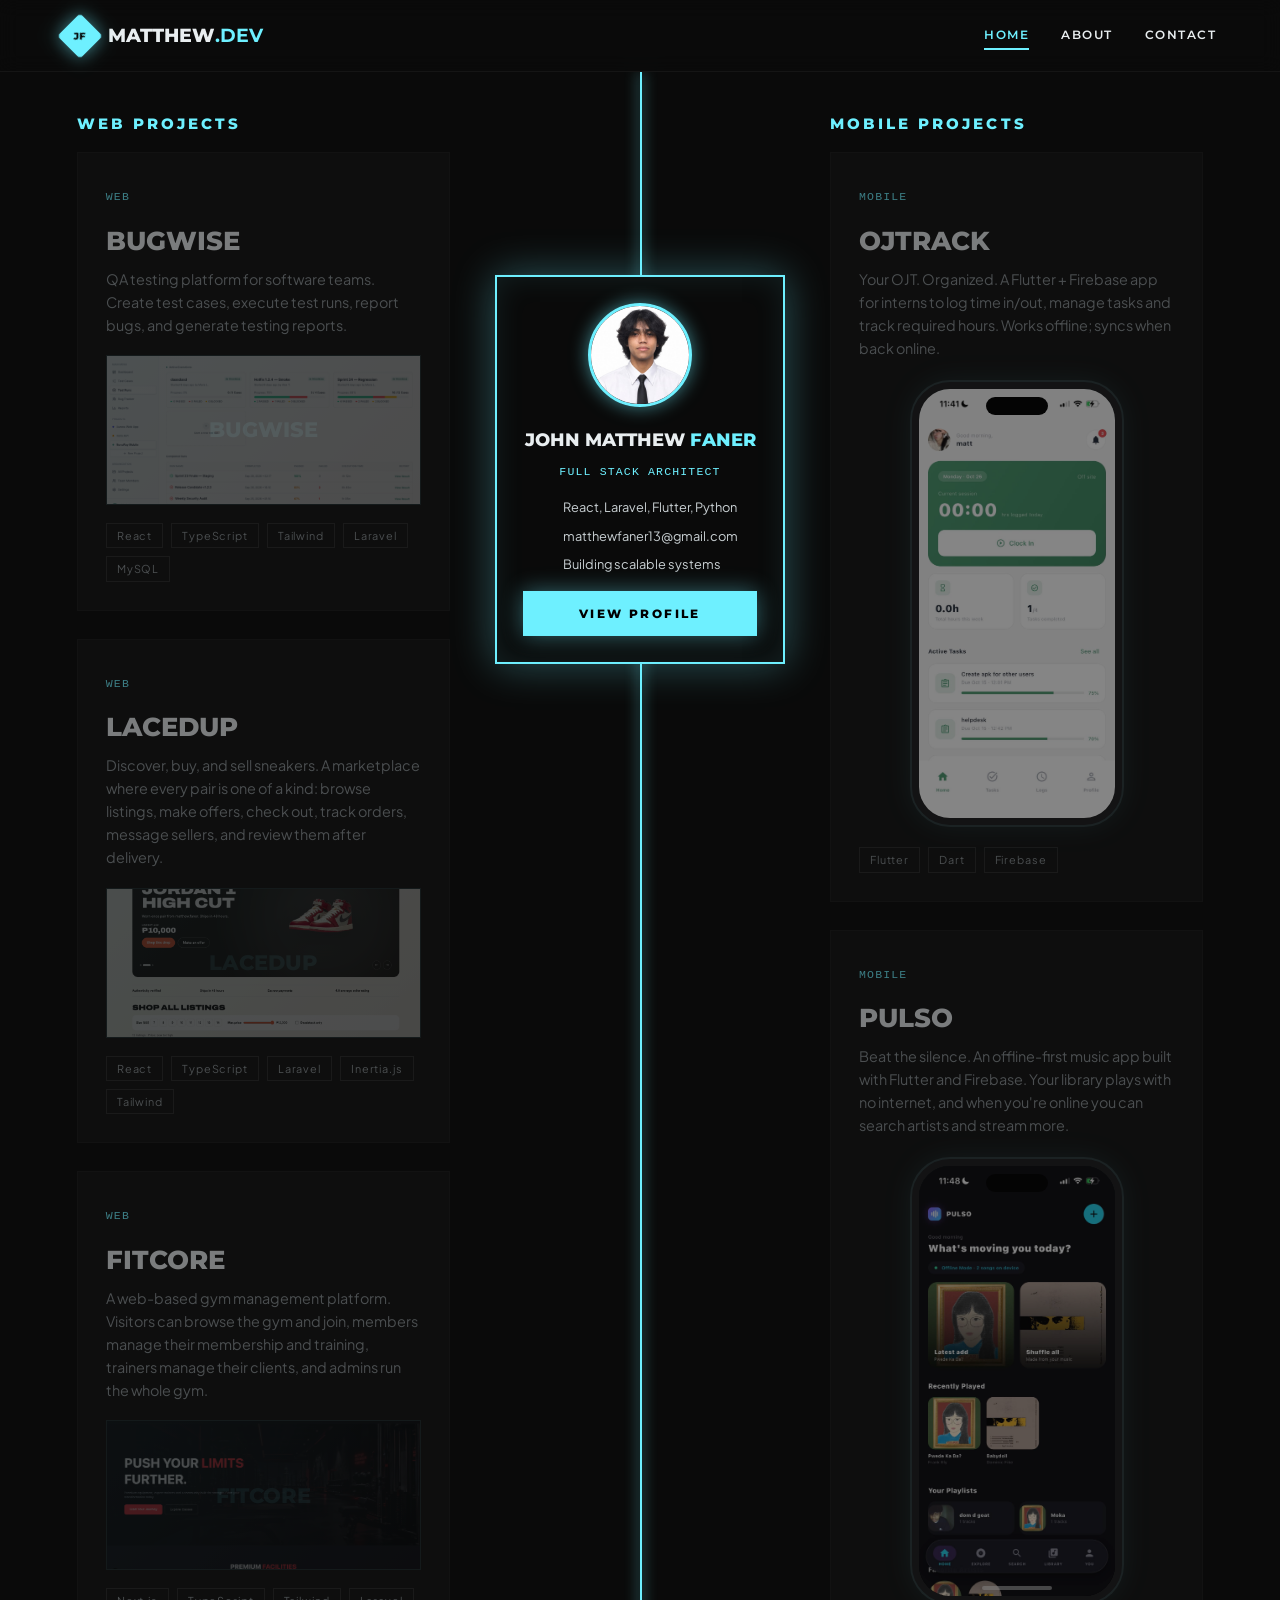
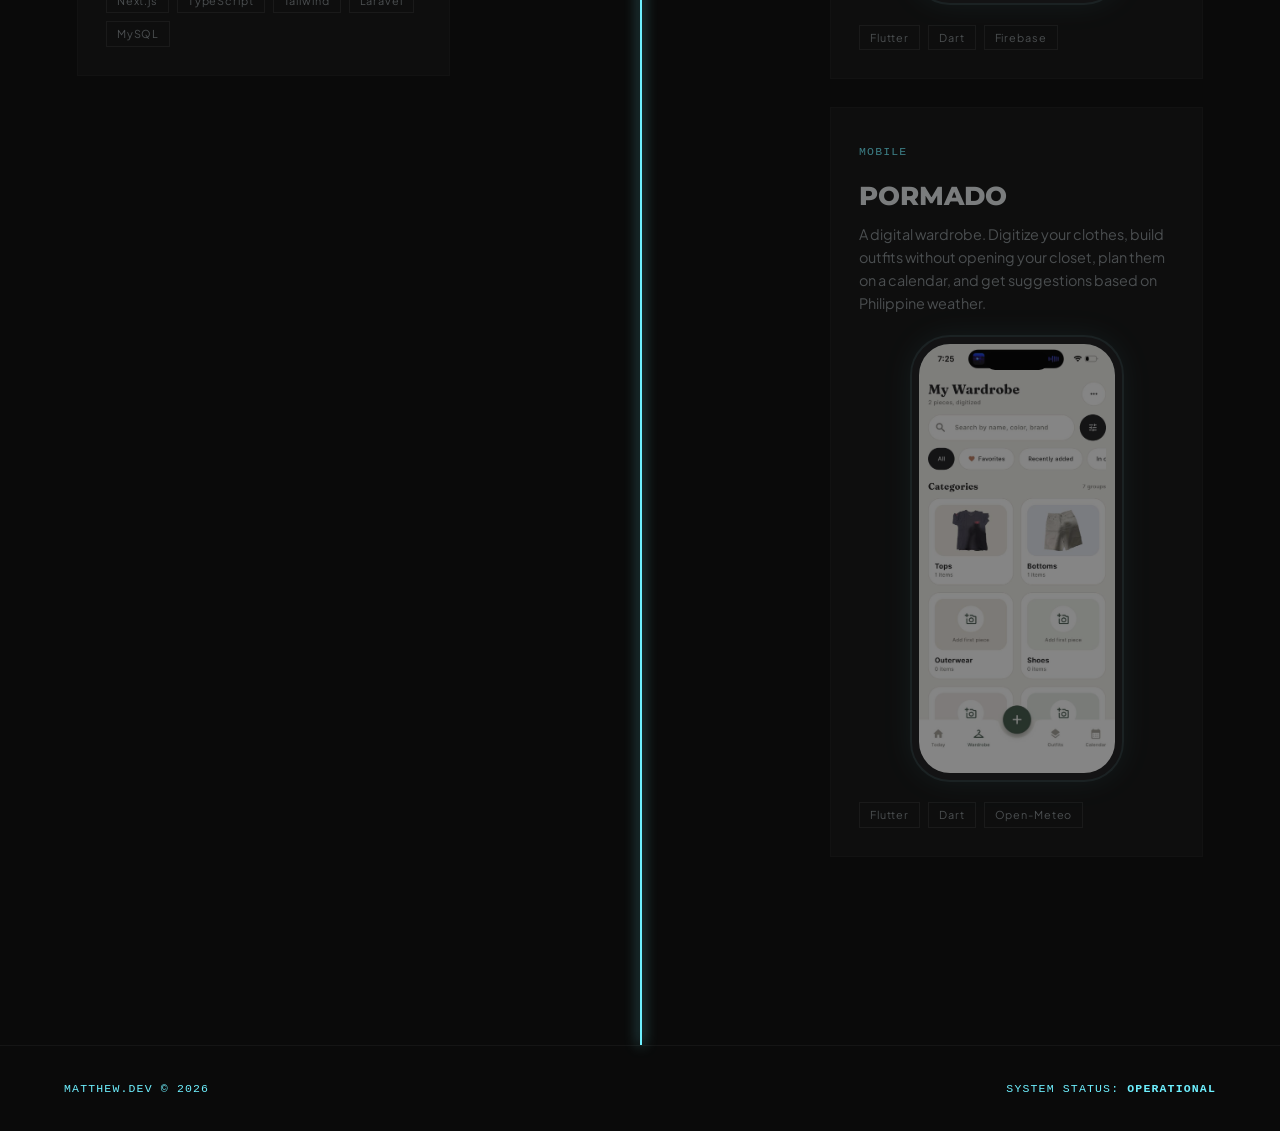
<file: index.html>
<!doctype html><html lang="en"><head><meta charset="utf-8"><meta name="viewport" content="width=device-width,initial-scale=1"><title>Home | Matthew.dev</title><link rel="preconnect" href="https://fonts.googleapis.com"><link href="https://fonts.googleapis.com/css2?family=Montserrat:wght@600;700;800&family=Plus+Jakarta+Sans:wght@400;600&display=swap" rel="stylesheet"><link rel="stylesheet" href="css/style.css"><link rel="icon" type="image/svg+xml" href="assets/favicon.svg">
    <meta name="theme-color" content="#0a0a0a">
    <meta name="description" content="Portfolio of John Matthew Faner, a full stack developer building web and mobile apps.">
    <meta property="og:type" content="website">
    <meta property="og:title" content="John Matthew Faner | Full Stack Developer">
    <meta property="og:description" content="Web and mobile projects built with React, Next.js, Laravel and Flutter.">
    <meta property="og:image" content="https://jmatthew0.github.io/Portfolio/assets/profile.jpg">
    <meta property="og:url" content="https://jmatthew0.github.io/Portfolio/">
    <meta name="twitter:card" content="summary"></head><body><main><div class="split"><section class="col" id="web"><h2>Web Projects</h2></section><aside class="me"><img src="assets/profile.jpg" alt="John Matthew Faner"><h3>John Matthew <em>Faner</em></h3><span class="mono">Full stack architect</span><ul><li>React, Laravel, Flutter, Python</li><li>matthewfaner13@gmail.com</li><li>Building scalable systems</li></ul><a class="btn" href="about.html">View profile</a></aside><section class="col" id="mobile"><h2>Mobile Projects</h2></section></div></main><script src="js/main.js"></script></body></html>
</file>
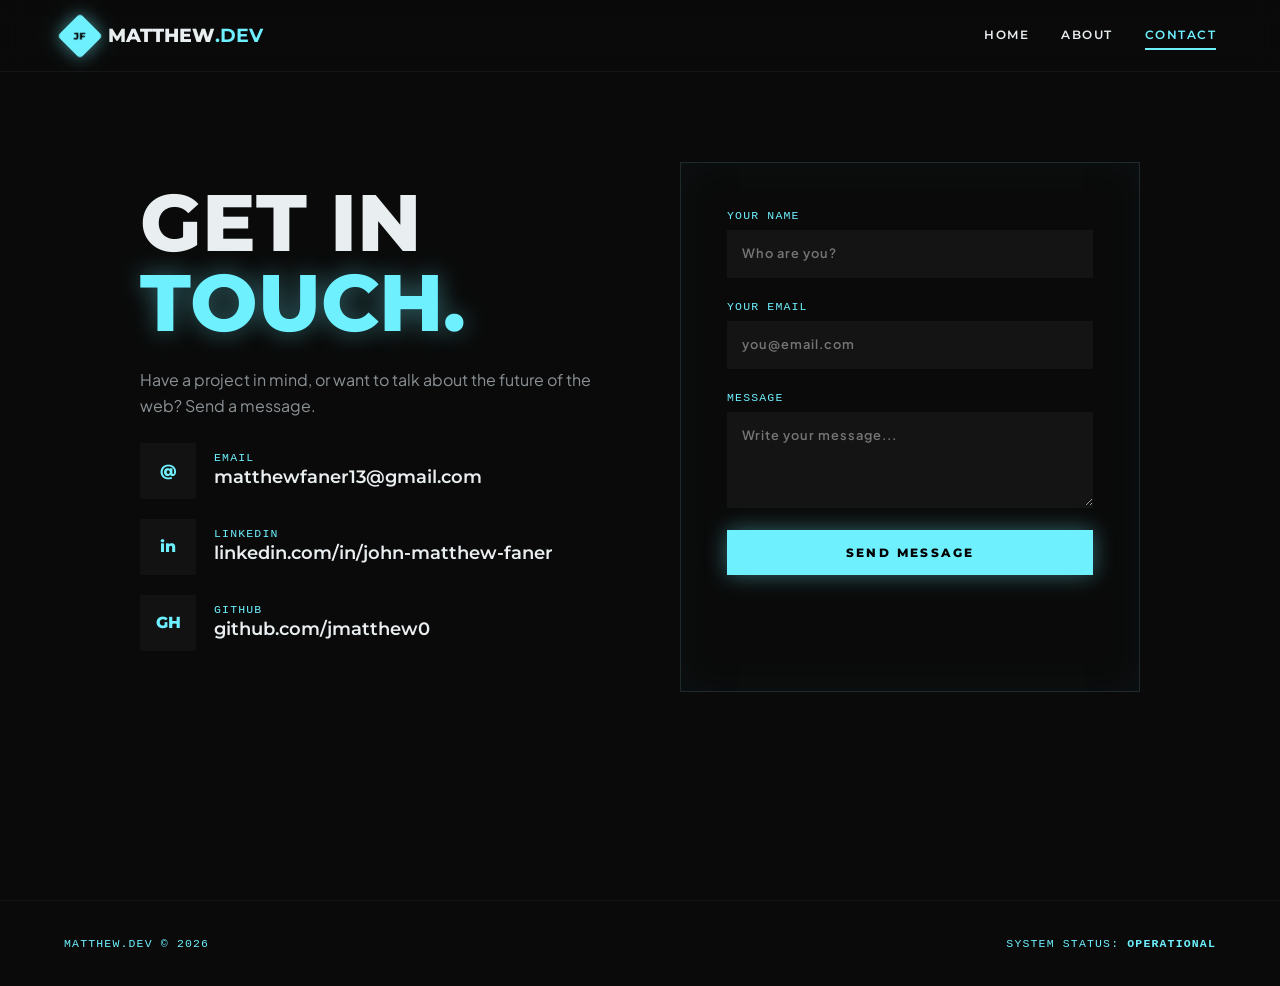
<file: contact.html>
<!doctype html><html lang="en"><head><meta charset="utf-8"><meta name="viewport" content="width=device-width,initial-scale=1"><title>Contact | Matthew.dev</title><link rel="preconnect" href="https://fonts.googleapis.com"><link href="https://fonts.googleapis.com/css2?family=Montserrat:wght@600;700;800&family=Plus+Jakarta+Sans:wght@400;600&display=swap" rel="stylesheet"><link rel="stylesheet" href="css/style.css"><link rel="icon" type="image/svg+xml" href="assets/favicon.svg">
    <meta name="theme-color" content="#0a0a0a">
    <meta name="description" content="Portfolio of John Matthew Faner, a full stack developer building web and mobile apps.">
    <meta property="og:type" content="website">
    <meta property="og:title" content="John Matthew Faner | Full Stack Developer">
    <meta property="og:description" content="Web and mobile projects built with React, Next.js, Laravel and Flutter.">
    <meta property="og:image" content="https://jmatthew0.github.io/Portfolio/assets/profile.jpg">
    <meta property="og:url" content="https://jmatthew0.github.io/Portfolio/">
    <meta name="twitter:card" content="summary"></head><body><main><div class="wrap ct"><div><h1>Get in <em>touch.</em></h1><p>Have a project in mind, or want to talk about the future of the web? Send a message.</p><a class="ln" href="mailto:matthewfaner13@gmail.com"><i>@</i><span><span class="mono">Email</span><b>matthewfaner13@gmail.com</b></span></a><a class="ln" href="https://www.linkedin.com/in/john-matthew-faner-23784b200/" target="_blank" rel="noopener"><i>in</i><span><span class="mono">LinkedIn</span><b>linkedin.com/in/john-matthew-faner</b></span></a><a class="ln" href="https://github.com/jmatthew0" target="_blank" rel="noopener"><i>GH</i><span><span class="mono">GitHub</span><b>github.com/jmatthew0</b></span></a></div><form id="f" action="https://formspree.io/f/xkjjjyaa" method="POST"><label><span class="mono">Your name</span><input name="name" required placeholder="Who are you?"></label><label><span class="mono">Your email</span><input name="email" type="email" required placeholder="you@email.com"></label><label><span class="mono">Message</span><textarea name="message" rows="4" required placeholder="Write your message..."></textarea></label><button class="btn">Send message</button><p id="s" class="mono"></p></form></div></main><script src="js/main.js"></script></body></html>
</file>
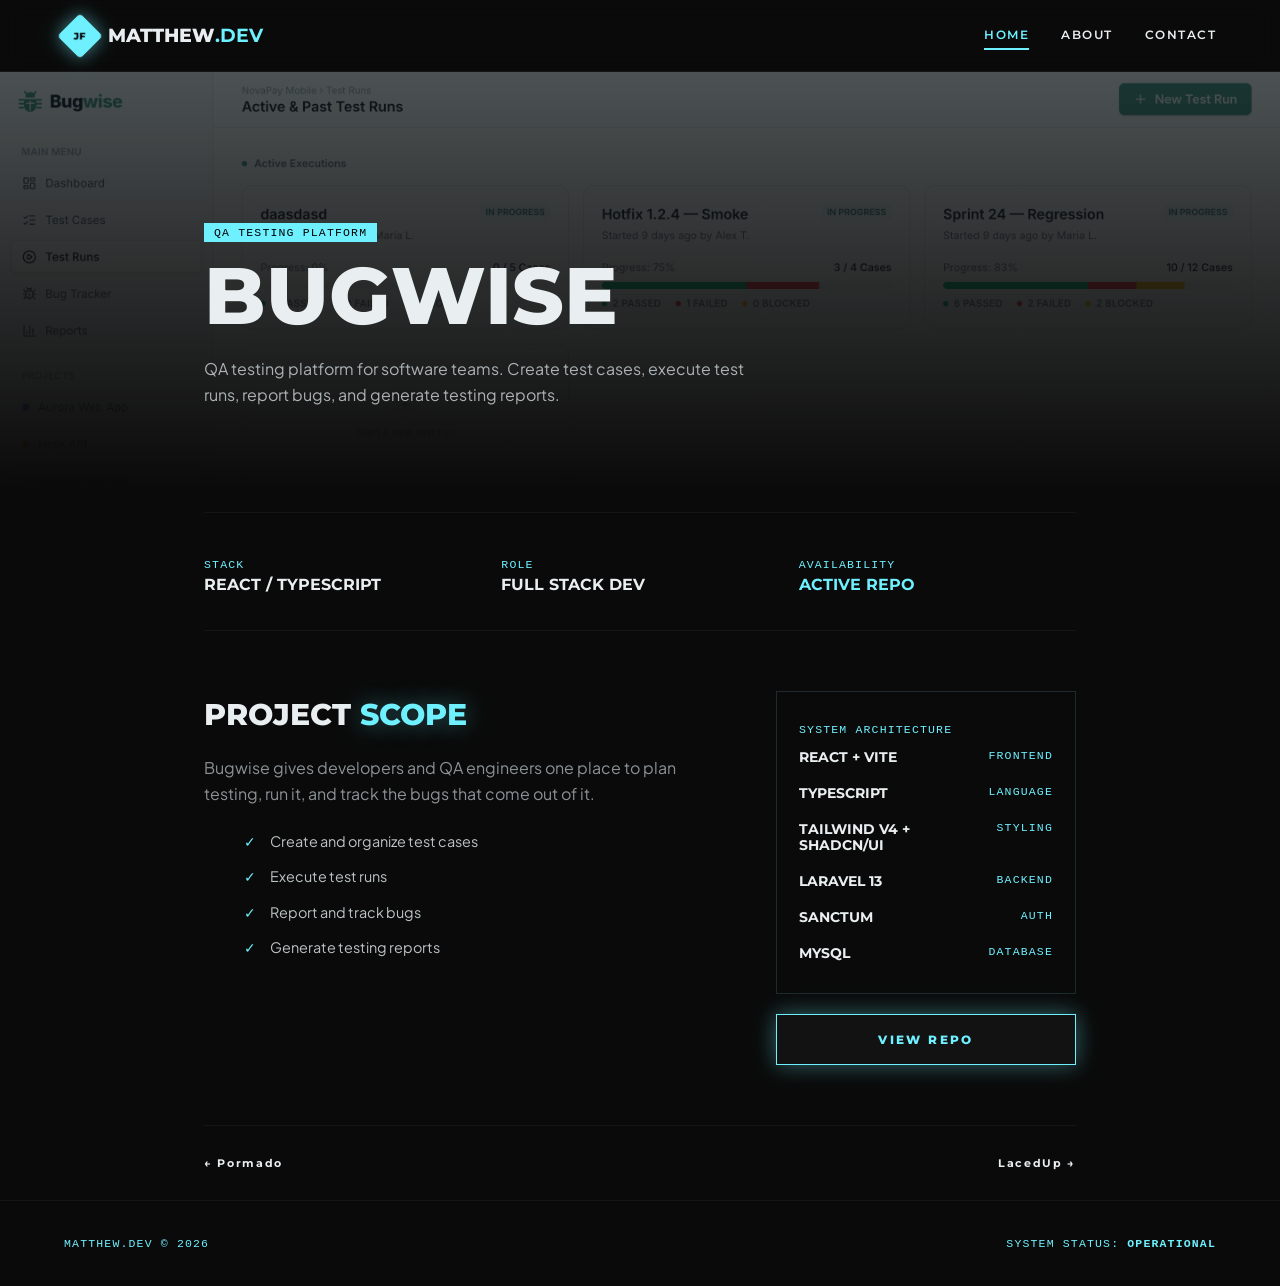
<file: project.html>
<!doctype html><html lang="en"><head><meta charset="utf-8"><meta name="viewport" content="width=device-width,initial-scale=1"><title>Project | Matthew.dev</title><link rel="preconnect" href="https://fonts.googleapis.com"><link href="https://fonts.googleapis.com/css2?family=Montserrat:wght@600;700;800&family=Plus+Jakarta+Sans:wght@400;600&display=swap" rel="stylesheet"><link rel="stylesheet" href="css/style.css"><link rel="icon" type="image/svg+xml" href="assets/favicon.svg">
    <meta name="theme-color" content="#0a0a0a">
    <meta name="description" content="Portfolio of John Matthew Faner, a full stack developer building web and mobile apps.">
    <meta property="og:type" content="website">
    <meta property="og:title" content="John Matthew Faner | Full Stack Developer">
    <meta property="og:description" content="Web and mobile projects built with React, Next.js, Laravel and Flutter.">
    <meta property="og:image" content="https://jmatthew0.github.io/Portfolio/assets/profile.jpg">
    <meta property="og:url" content="https://jmatthew0.github.io/Portfolio/">
    <meta name="twitter:card" content="summary"></head><body><main id="proj"></main><script src="js/main.js"></script></body></html>
</file>
<file: css/style.css>
:root{--c:#6ef0ff;--bg:#0a0a0a;--p:#121212;--t:#e9eef0;--m:#8b9296;--l:#1e2a2d}
*{box-sizing:border-box;margin:0}html{scroll-behavior:smooth}
body{background:var(--bg);color:var(--t);font:400 16px/1.6 'Plus Jakarta Sans',sans-serif}
h1,h2,h3,.logo,.btn,nav a{font-family:Montserrat,sans-serif}
a{color:inherit;text-decoration:none}:focus-visible{outline:2px solid var(--c);outline-offset:3px}
header{position:fixed;inset:0 0 auto;z-index:20;height:72px;display:flex;justify-content:space-between;align-items:center;padding:0 5vw;background:#0a0a0acc;backdrop-filter:blur(10px);border-bottom:1px solid #151515}
.logo{font-weight:800;font-size:1.2rem;display:flex;align-items:center;gap:12px}.logo b{color:var(--c)}
.logo i{width:32px;height:32px;background:var(--c);transform:rotate(45deg);display:grid;place-items:center;box-shadow:0 0 18px #6ef0ff88;border-radius:4px}
.logo i s{transform:rotate(-45deg);color:#000;font:800 .6rem Montserrat;text-decoration:none}
nav{display:flex;gap:2rem}nav a{font-size:.78rem;font-weight:600;letter-spacing:.12em;text-transform:uppercase;padding:4px 0;border-bottom:2px solid transparent;transition:.2s}
nav a:hover,nav a.on{color:var(--c);border-color:var(--c)}
main{padding-top:72px;min-height:100vh}.wrap{max-width:1000px;margin:auto;padding:0 5vw}
h1{font-size:clamp(2.6rem,7vw,5rem);font-weight:800;line-height:1;text-transform:uppercase}h1 em,h2 em{font-style:normal;color:var(--c);text-shadow:0 0 24px #6ef0ff66}
h2{font-size:1.9rem;font-weight:800;text-transform:uppercase;margin-bottom:1rem}
.btn{display:inline-block;background:var(--c);color:#000;border:0;padding:15px 34px;font-weight:800;font-size:.75rem;letter-spacing:.2em;text-transform:uppercase;cursor:pointer;box-shadow:0 0 22px #6ef0ff66;transition:.2s}.btn:hover{box-shadow:0 0 40px #6ef0ffcc;transform:translateY(-2px)}
.btn.o{background:var(--p);color:var(--c);border:1px solid var(--c)}
.mono,.tag{font:500 .72rem 'Courier New',monospace;color:var(--c);letter-spacing:.1em;text-transform:uppercase}
.split{position:relative;display:grid;grid-template-columns:1fr 1fr;padding:0 4vw 120px}
.split:before{content:"";position:absolute;left:50%;top:0;bottom:0;width:2px;background:var(--c);box-shadow:0 0 14px var(--c)}
.col{padding:40px 2vw}.col:first-child{padding-right:190px}.col:last-child{padding-left:190px}
.col>h2{font-size:.95rem;letter-spacing:.2em;color:var(--c)}
.card{display:block;background:var(--p);border:1px solid #1a1a1a;padding:28px;margin-bottom:28px;opacity:.5;transition:.3s}
.split:hover .card{opacity:.3}.split .card:hover,.split .card:focus-visible{opacity:1;border-color:var(--c);box-shadow:0 0 30px #6ef0ff33;transform:translateY(-4px)}
.card h3{font-size:1.6rem;font-weight:800;text-transform:uppercase;margin:14px 0 6px}.card p{color:var(--m);font-size:.9rem}
.mock{position:relative;overflow:hidden;height:150px;margin:18px 0;background:linear-gradient(135deg,#0d1c1f,#050505);border:1px solid var(--l);display:grid;place-items:center;font:800 1.3rem Montserrat;color:#6ef0ff40;text-transform:uppercase;transition:.3s}
.mock img{position:absolute;inset:0;width:100%;height:100%;object-fit:cover;opacity:.55;transition:.3s}.card:hover .mock img{opacity:1}.card:hover .mock{color:var(--c);border-color:var(--c)}
.chips{display:flex;gap:8px;flex-wrap:wrap}.chips span{border:1px solid #2a2a2a;padding:3px 10px;font-size:.68rem;color:var(--m);letter-spacing:.08em}
.me{position:fixed;z-index:10;left:50%;top:50%;transform:translate(-50%,-45%);width:290px;background:#0a0a0a;border:2px solid var(--c);box-shadow:0 0 40px #6ef0ff55,inset 0 0 30px #6ef0ff18;padding:26px;text-align:center}
.me img{width:104px;height:104px;border-radius:50%;object-fit:cover;border:3px solid var(--c);box-shadow:0 0 18px #6ef0ff88}
.me h3{font-size:1.1rem;font-weight:800;text-transform:uppercase;margin:12px 0 2px}.me h3 em{font-style:normal;color:var(--c)}
.me ul{list-style:none;text-align:left;font-size:.8rem;color:#c9d0d3;margin:16px 0;display:grid;gap:8px}.me .btn{width:100%;padding:13px}
.about{display:grid;grid-template-columns:320px 1fr;gap:60px;padding:70px 0 40px;align-items:start}
.about img{width:100%;aspect-ratio:1;object-fit:cover;border:2px solid var(--c);box-shadow:0 0 30px #6ef0ff55}
.about p{color:var(--m);margin:20px 0}.two{display:grid;grid-template-columns:1fr 1fr;gap:30px}.two p{font-size:.85rem;margin:6px 0}
.stack{display:grid;grid-template-columns:repeat(auto-fill,minmax(130px,1fr));gap:12px;margin:24px 0 70px}
.stack div{display:grid;justify-items:center;gap:14px;background:var(--p);padding:24px 8px;text-align:center;font:700 .65rem Montserrat;letter-spacing:.1em;text-transform:uppercase;border:1px solid transparent;transition:.2s}
.stack img{width:34px;height:34px}.ln:hover b{color:var(--c)}.stack div:hover{border-color:var(--c);color:var(--c);box-shadow:0 0 20px #6ef0ff33}
.cta{text-align:center;padding:60px 0 100px;border-top:1px solid #151515}.cta p{color:var(--m);margin:12px 0 28px}
.ph{position:relative;overflow:hidden;min-height:440px;display:flex;align-items:flex-end;padding:90px 0 50px;background:linear-gradient(#0d1c1f,#0a0a0a)}.ph>img{position:absolute;inset:0;width:100%;height:100%;object-fit:cover;object-position:top;opacity:.4}.ph:after{content:"";position:absolute;inset:0;background:linear-gradient(#0a0a0a55,#0a0a0a 95%)}.ph .wrap{position:relative;z-index:1;width:100%}.ph p{max-width:560px;color:#aab2b5;margin-top:20px}
.tag{background:var(--c);color:#000;padding:3px 10px;display:inline-block;margin-bottom:14px}
.meta{display:grid;grid-template-columns:repeat(3,1fr);gap:20px;padding:36px 0;border-block:1px solid #151515}.meta b{display:block;font:700 1rem Montserrat;text-transform:uppercase}
.scope{display:grid;grid-template-columns:1fr 300px;gap:60px;padding:60px 0}.scope p{color:var(--m);margin-bottom:18px}
.scope li{list-style:none;padding:6px 0 6px 26px;position:relative;color:#bcc3c6;font-size:.9rem}.scope li:before{content:"✓";position:absolute;left:0;color:var(--c)}
.arch{border:1px solid var(--l);padding:22px;margin-bottom:20px}.arch div{display:flex;justify-content:space-between;padding:10px 0;font:700 .85rem Montserrat;text-transform:uppercase}
.pn{display:flex;justify-content:space-between;padding:30px 0;border-top:1px solid #151515;font:700 .7rem Montserrat;letter-spacing:.15em}.pn a:hover{color:var(--c)}
.ct{display:grid;grid-template-columns:1fr 1fr;gap:80px;padding:90px 0;align-items:center}
.ct p{color:var(--m);margin:24px 0}.ln{display:flex;gap:18px;align-items:center;margin:20px 0}.ln i{width:56px;height:56px;background:var(--p);display:grid;place-items:center;color:var(--c);font:800 1rem Montserrat;font-style:normal}.ln span{display:block}.ln b{font:600 1.1rem Montserrat}
form{border:1px solid var(--l);padding:46px;display:grid;gap:22px;box-shadow:inset 0 0 40px #6ef0ff0a}
label{display:grid;gap:8px}input,textarea{background:#141414;border:0;border-bottom:2px solid transparent;color:var(--t);padding:15px;font:600 .8rem 'Plus Jakarta Sans';letter-spacing:.08em;transition:.2s}input:focus,textarea:focus{outline:0;border-color:var(--c);background:#171c1d}
footer{border-top:1px solid #151515;padding:36px 5vw;display:flex;justify-content:space-between;flex-wrap:wrap;gap:12px;color:#5d6468}.ok{color:var(--c)}
@media(max-width:1000px){.wrap.ct{padding-inline:5vw}.split{grid-template-columns:1fr}.split:before{display:none}.col:first-child,.col:last-child{padding:20px 0}.me{position:static;transform:none;margin:100px auto 10px}.card,.split:hover .card{opacity:1}.about,.scope,.ct{grid-template-columns:1fr}.meta{grid-template-columns:1fr 1fr}nav{gap:1rem}.logo span{display:none}}
@media(prefers-reduced-motion:reduce){*{transition:none!important}}
.phone{width:210px;aspect-ratio:9/19;margin:22px auto;border:7px solid #1c1c1e;border-radius:38px;background:#000;position:relative;overflow:hidden;box-shadow:0 0 0 2px #2c3a3d,0 0 30px #6ef0ff22;transition:.3s}
.phone:before{content:"";position:absolute;top:8px;left:50%;transform:translateX(-50%);width:62px;height:18px;background:#000;border-radius:12px;z-index:3}
.phone:after{content:"";position:absolute;bottom:6px;left:50%;transform:translateX(-50%);width:70px;height:4px;background:#ffffff80;border-radius:4px;z-index:3}
.screen{position:absolute;inset:0;display:grid;place-items:center;background:linear-gradient(160deg,#0d1c1f,#050505);font:800 .9rem Montserrat;color:#6ef0ff40;text-transform:uppercase}
.screen img{position:absolute;inset:0;width:100%;height:100%;object-fit:cover;object-position:top}
.card:hover .phone{box-shadow:0 0 0 2px var(--c),0 0 40px #6ef0ff55}
.ph.mob{padding:100px 0 60px}.ph.mob .wrap{display:flex;justify-content:space-between;align-items:center;gap:40px}.ph.mob .phone{width:230px;margin:0;flex:none}
@media(max-width:700px){.ph.mob .wrap{flex-direction:column;align-items:flex-start}}
</file>
